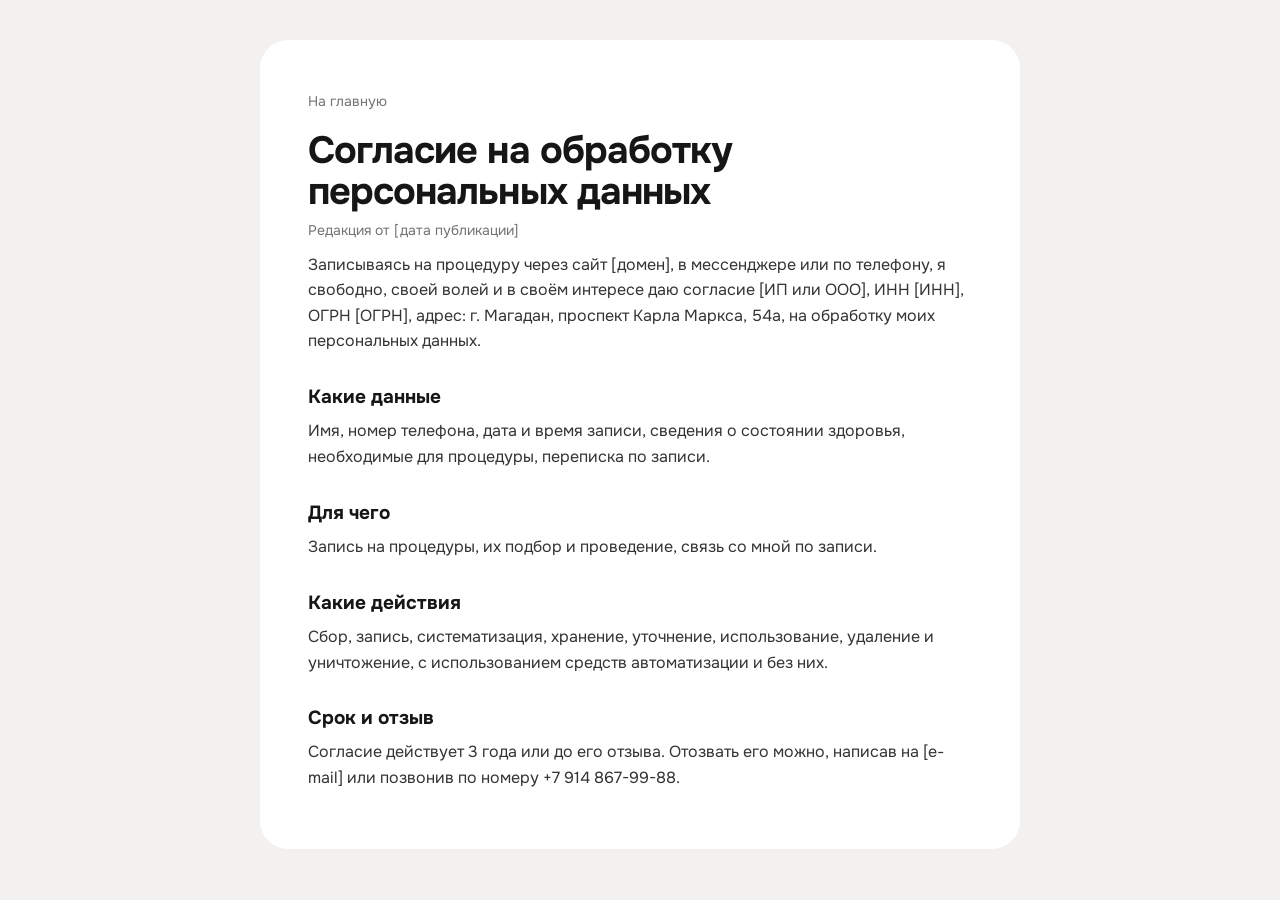
<file: consent.html>
<!doctype html>
<html lang="ru">
<head>
<meta charset="utf-8">
<meta name="viewport" content="width=device-width, initial-scale=1">
<meta name="robots" content="noindex, nofollow">
<title>Согласие на обработку персональных данных | Стоматолог</title>
<link rel="icon" href="data:image/svg+xml,%3Csvg xmlns='http://www.w3.org/2000/svg' viewBox='0 0 32 32'%3E%3Crect width='32' height='32' rx='16' fill='%231f5560'/%3E%3Ctext x='16' y='22' text-anchor='middle' font-family='Georgia' font-size='17' fill='%23ffffff'%3E%D0%A1%3C/text%3E%3C/svg%3E">
<link rel="stylesheet" href="https://fonts.googleapis.com/css2?family=Onest:wght@400;600;700&display=swap">
<link rel="stylesheet" href="doc.css">
</head>
<body>
<main class="doc">
  <a class="back" href="index.html">На главную</a>
  <h1>Согласие на обработку персональных данных</h1>
  <p class="upd">Редакция от [дата публикации]</p>

  <p>Записываясь на процедуру через сайт [домен], в мессенджере или по телефону, я свободно, своей волей и в своём
  интересе даю согласие [ИП или ООО], ИНН [ИНН], ОГРН [ОГРН], адрес:
  г. Магадан, проспект Карла Маркса, 54а, на обработку моих персональных данных.</p>

  <h2>Какие данные</h2>
  <p>Имя, номер телефона, дата и время записи, сведения о состоянии здоровья, необходимые для процедуры, переписка по записи.</p>

  <h2>Для чего</h2>
  <p>Запись на процедуры, их подбор и проведение, связь со мной по записи.</p>

  <h2>Какие действия</h2>
  <p>Сбор, запись, систематизация, хранение, уточнение, использование, 
  удаление и уничтожение, с использованием средств автоматизации и без них.</p>

  <h2>Срок и отзыв</h2>
  <p>Согласие действует 3 года или до его отзыва. Отозвать его можно, написав на [e-mail] или позвонив
  по номеру +7 914 867-99-88.</p>
</main>
</body>
</html>
</file>
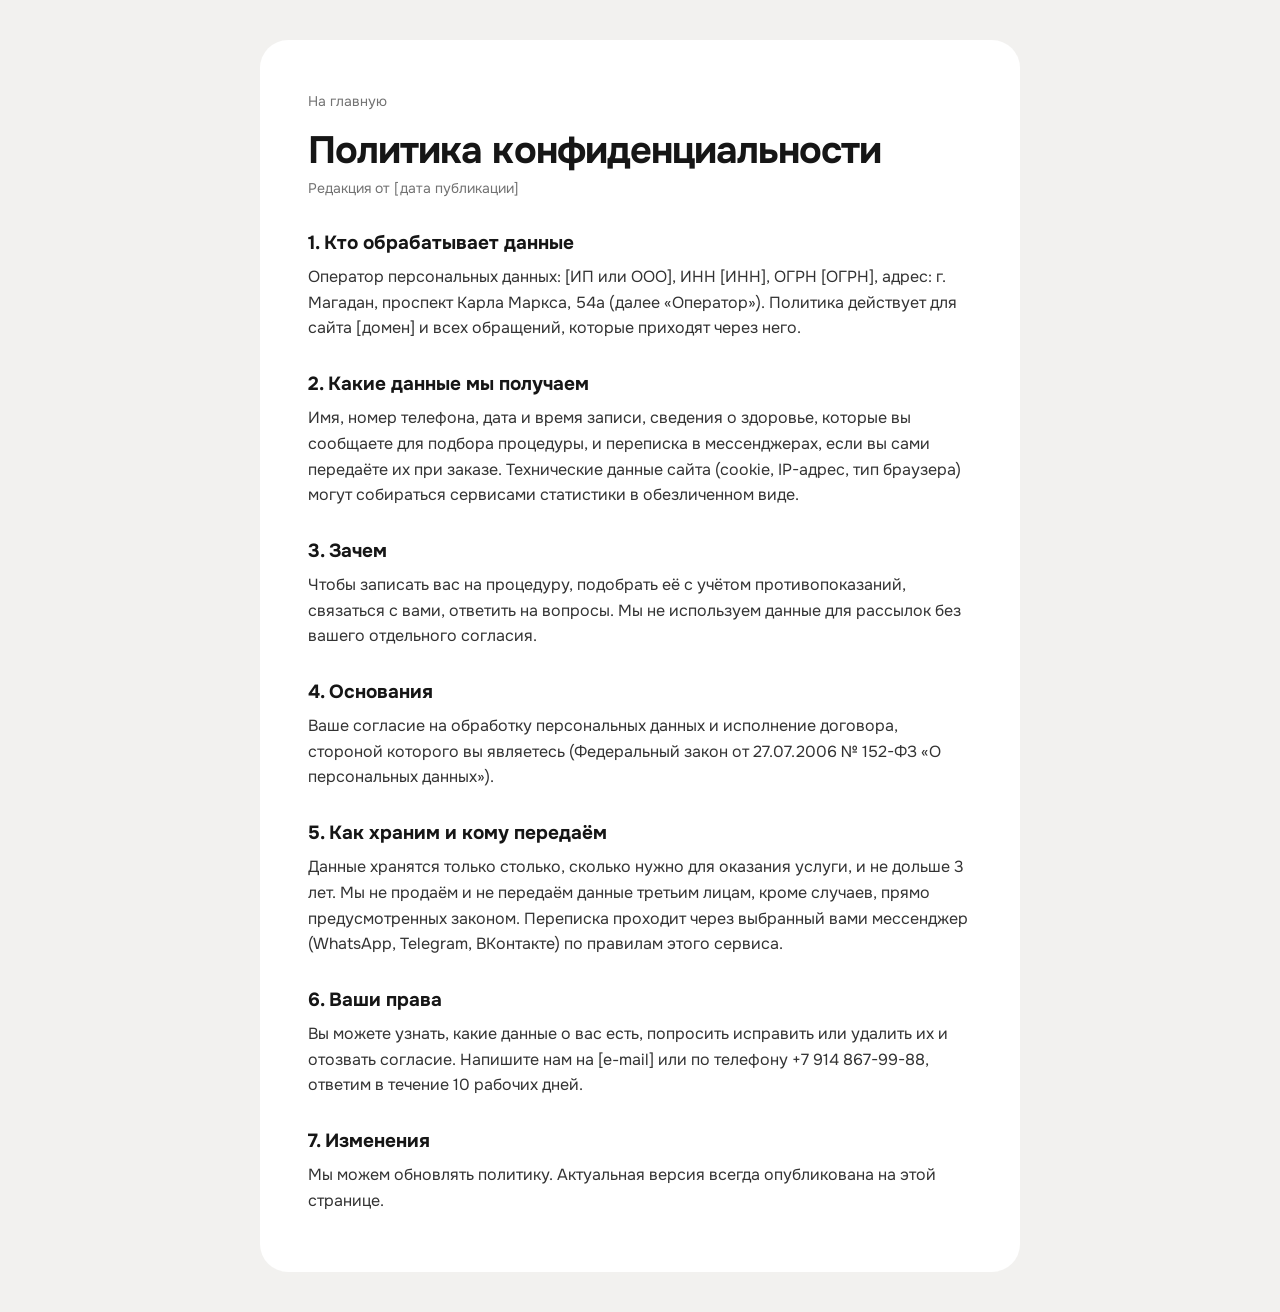
<file: privacy.html>
<!doctype html>
<html lang="ru">
<head>
<meta charset="utf-8">
<meta name="viewport" content="width=device-width, initial-scale=1">
<meta name="robots" content="noindex, nofollow">
<title>Политика конфиденциальности | Стоматолог</title>
<link rel="icon" href="data:image/svg+xml,%3Csvg xmlns='http://www.w3.org/2000/svg' viewBox='0 0 32 32'%3E%3Crect width='32' height='32' rx='16' fill='%231f5560'/%3E%3Ctext x='16' y='22' text-anchor='middle' font-family='Georgia' font-size='17' fill='%23ffffff'%3E%D0%A1%3C/text%3E%3C/svg%3E">
<link rel="stylesheet" href="https://fonts.googleapis.com/css2?family=Onest:wght@400;600;700&display=swap">
<link rel="stylesheet" href="doc.css">
</head>
<body>
<main class="doc">
  <a class="back" href="index.html">На главную</a>
  <h1>Политика конфиденциальности</h1>
  <p class="upd">Редакция от [дата публикации]</p>

  <h2>1. Кто обрабатывает данные</h2>
  <p>Оператор персональных данных: [ИП или ООО], ИНН [ИНН], ОГРН [ОГРН],
  адрес: г. Магадан, проспект Карла Маркса, 54а (далее «Оператор»). Политика действует для сайта [домен] и всех
  обращений, которые приходят через него.</p>

  <h2>2. Какие данные мы получаем</h2>
  <p>Имя, номер телефона, дата и время записи, сведения о здоровье, которые вы сообщаете для подбора процедуры, и переписка в
  мессенджерах, если вы сами передаёте их при заказе. Технические данные сайта (cookie, IP-адрес, тип
  браузера) могут собираться сервисами статистики в обезличенном виде.</p>

  <h2>3. Зачем</h2>
  <p>Чтобы записать вас на процедуру, подобрать её с учётом противопоказаний, связаться с вами,
  ответить на вопросы. Мы не используем данные для рассылок без вашего отдельного согласия.</p>

  <h2>4. Основания</h2>
  <p>Ваше согласие на обработку персональных данных и исполнение договора, стороной которого вы являетесь
  (Федеральный закон от 27.07.2006 № 152-ФЗ «О персональных данных»).</p>

  <h2>5. Как храним и кому передаём</h2>
  <p>Данные хранятся только столько, сколько нужно для оказания услуги, и не дольше 3 лет. Мы не продаём
  и не передаём данные третьим лицам, кроме случаев, прямо
  предусмотренных законом. Переписка проходит через выбранный вами мессенджер (WhatsApp, Telegram,
  ВКонтакте) по правилам этого сервиса.</p>

  <h2>6. Ваши права</h2>
  <p>Вы можете узнать, какие данные о вас есть, попросить исправить или удалить их и отозвать согласие.
  Напишите нам на [e-mail] или по телефону +7 914 867-99-88, ответим в течение 10 рабочих дней.</p>

  <h2>7. Изменения</h2>
  <p>Мы можем обновлять политику. Актуальная версия всегда опубликована на этой странице.</p>
</main>
</body>
</html>
</file>
<file: doc.css>
:root { --page: #f2f1ef; --card: #fff; --ink: #161616; --muted: #727272; --accent: #1f5560 }
* { box-sizing: border-box }
body { margin: 0; background: var(--page); color: var(--ink); font: 400 16px/1.6 "Onest", system-ui, sans-serif; padding: 16px }
.doc { max-width: 760px; margin: 24px auto; background: var(--card); border-radius: 28px; padding: clamp(24px, 5vw, 48px) }
.back { color: var(--muted); text-decoration: none; font-size: 14px }
.back:hover { color: var(--ink) }
h1 { font-size: clamp(28px, 4vw, 38px); letter-spacing: -0.025em; line-height: 1.1; margin: 16px 0 6px }
h2 { font-size: 19px; margin: 28px 0 6px }
p { margin: 0 0 10px; color: #333 }
.upd { color: var(--muted); font-size: 14px }
</file>
